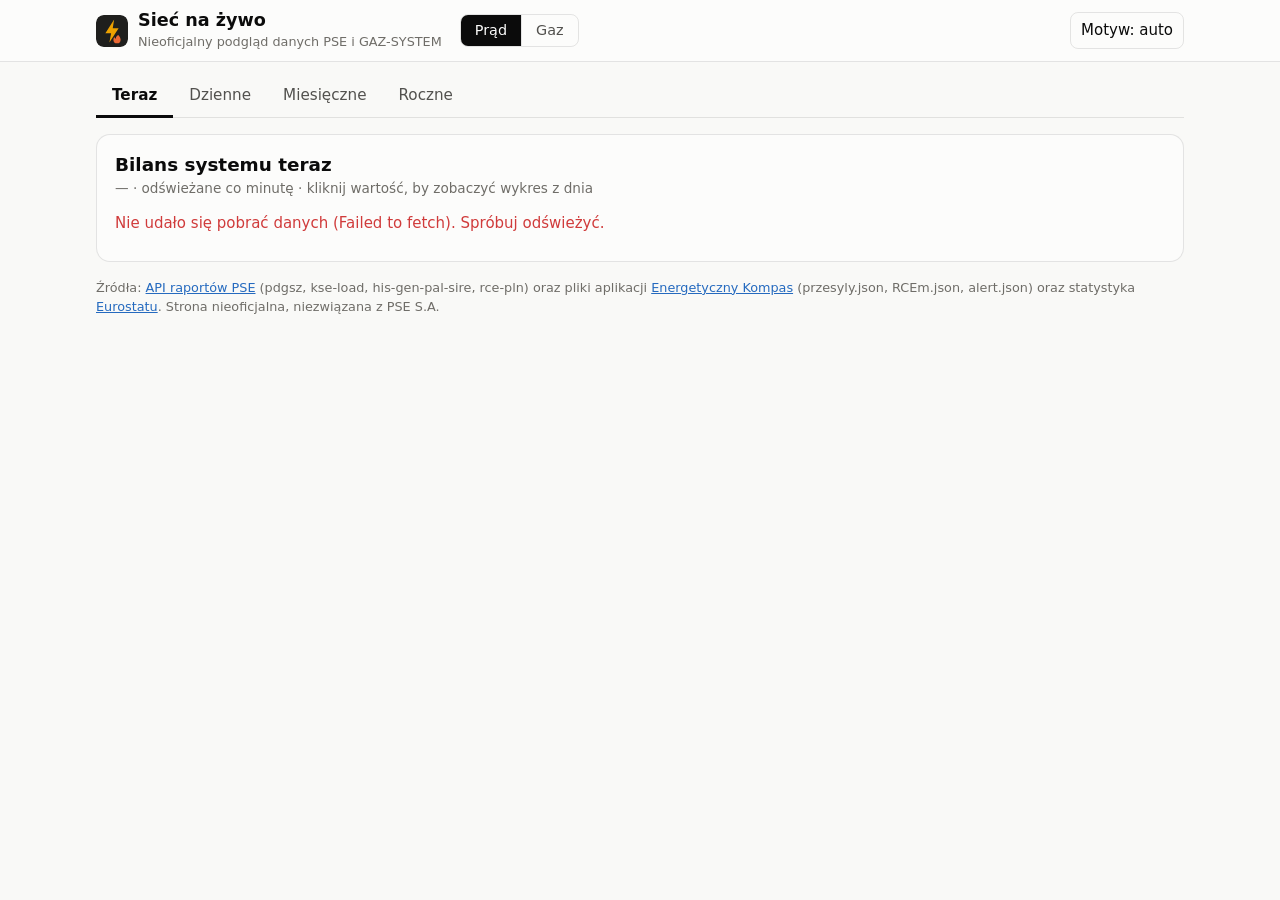
<file: web/index.html>
<!doctype html>
<html lang="pl">
<head>
  <meta charset="utf-8">
  <meta name="viewport" content="width=device-width, initial-scale=1">
  <title>Sieć na żywo — prąd</title>
  <meta name="description" content="Godziny zalecanego użytkowania i oszczędzania prądu, bilans KSE, struktura generacji i ceny RCE — dane PSE.">
  <link rel="stylesheet" href="style.css">
  <link rel="manifest" href="manifest.webmanifest">
  <link rel="icon" href="icons/icon.svg" type="image/svg+xml">
  <link rel="apple-touch-icon" href="icons/apple-touch-icon.png">
  <meta name="theme-color" content="#1f1f1d">
  <meta name="apple-mobile-web-app-capable" content="yes">
  <meta name="apple-mobile-web-app-title" content="Sieć na żywo">
</head>
<body>
  <header class="top">
    <div class="wrap top-inner">
      <div class="brand">
        <img class="logo" src="icons/icon.svg" alt="" width="32" height="32">
        <div>
          <h1>Sieć na żywo</h1>
          <p class="sub">Nieoficjalny podgląd danych PSE i GAZ-SYSTEM</p>
        </div>
        <nav class="tabs" aria-label="Rodzaj danych"><a href="./" aria-current="page">Prąd</a><a href="gaz.html">Gaz</a></nav>
      </div>
      <nav class="datenav" aria-label="Wybór dnia">
        <span class="datectl" data-view="d"><button id="prev" type="button" aria-label="Poprzedni dzień">‹</button>
        <input id="date" type="date" aria-label="Data (ostatni dzień zakresu)">
        <select id="days" aria-label="Długość zakresu"><option value="1">1 dzień</option><option value="3">3 dni</option><option value="7">7 dni</option><option value="14">14 dni</option><option value="31">31 dni</option><option value="92">92 dni</option></select>
        <button id="one-day" type="button" class="ghost" hidden title="Wróć do jednego dnia">1 dzień</button>
        <button id="next" type="button" aria-label="Następny dzień">›</button>
        <button id="today" type="button" class="ghost">Dziś</button></span>
        <button id="install" type="button" class="ghost install" hidden>Zainstaluj aplikację</button>
        <button id="theme" type="button" class="ghost">Motyw: auto</button>
      </nav>
    </div>
  </header>

  <main class="wrap">
    <div id="alert" class="alert" role="status" hidden></div>
    <nav id="views" class="views" role="tablist" aria-label="Rodzaj danych"></nav>
    <div id="country" class="country-row" data-view="m r"></div>
    <p id="date-label" class="date-label" data-view="d"></p>
    <nav class="toc" aria-label="Sekcje">
      <a href="#kompas" data-view="d">Kompas</a><a href="#load" data-view="d">Zapotrzebowanie</a><a href="#bal" data-view="d">Produkcja vs zapotrz.</a><a href="#gen" data-view="d">Struktura generacji</a><a href="#util" data-view="d">Wykorzystanie mocy</a><a href="#rce" data-view="d">RCE</a><a href="#prices" data-view="d">Ceny RDN i RB</a><a href="#curt" data-view="d">Redukcje OZE</a><a href="#fcst" data-view="d">Trafność prognoz OZE</a><a href="#units" data-view="d">Elektrownie</a><a href="#plan" data-view="d">Prognoza 7 dni</a><a href="#lolp" data-view="d">LOLP</a><a href="#reserve" data-view="d">Rezerwy mocy</a><a href="#pkd" data-view="d">Plan na dobę</a><a href="#limits" data-view="d">Ograniczenia i postoje</a><a href="#balact" data-view="d">Przywołania RB</a><a href="#rcem" data-view="m">RCEm</a><a href="#co2" data-view="d">CO₂</a><a href="#mix" data-view="m">Miks i OZE miesięcznie</a><a href="#elec-y" data-view="r">Bilans roczny</a><a href="#ren-y" data-view="r">OZE rocznie</a><a href="#bills" data-view="r">Ceny dla odbiorców</a>
    </nav>
    <p class="chart-hint" data-view="d m r">Wykresy: przeciągnij myszą, by powiększyć zakres · Ctrl + kółko przybliża/oddala · dwuklik przywraca pełny zakres · kliknięcie w legendzie ukrywa/pokazuje serię (dwuklik — tylko ta seria). Powiększenie jest wspólne dla wykresów doby.</p>

    <section class="card" id="kompas" data-view="d" aria-labelledby="kompas-h">
      <div class="card-head">
        <h2 id="kompas-h">Kompas — kiedy korzystać z prądu</h2>
        <p class="muted">Prognoza PSE dla każdej godziny doby</p>
      </div>
      <div id="kompas-body"></div>
    </section>

    <section class="card" id="now" data-view="n" aria-labelledby="now-h">
      <div class="card-head">
        <h2 id="now-h">Bilans systemu teraz</h2>
        <p class="muted"><span id="now-time">—</span> · odświeżane co minutę · kliknij wartość, by zobaczyć wykres z dnia</p>
      </div>
      <div id="now-body"><p class="state">Ładowanie…</p></div>
    </section>

    <section class="card" id="load" data-view="d" aria-labelledby="load-h">
      <div class="card-head">
        <h2 id="load-h">Zapotrzebowanie na moc (KSE)</h2>
        <p class="muted">Prognoza a rzeczywiste zużycie, kwadranse, MW</p>
      </div>
      <div id="load-body"></div>
    </section>

    <section class="card" id="bal" data-view="d" aria-labelledby="bal-h">
      <div class="card-head">
        <h2 id="bal-h">Zapotrzebowanie a produkcja</h2>
        <p class="muted">Rzeczywiste zapotrzebowanie KSE i łączna generacja krajowa, kwadranse, MW</p>
      </div>
      <div id="bal-body"></div>
    </section>

    <section class="card" id="gen" data-view="d" aria-labelledby="gen-h">
      <div class="card-head">
        <h2 id="gen-h">Struktura generacji</h2>
        <p class="muted">Moc według źródeł, kwadranse, MW</p>
      </div>
      <div id="gen-body"></div>
    </section>

    <section class="card" id="util" data-view="d" aria-labelledby="util-h">
      <div class="card-head">
        <h2 id="util-h">Wykorzystanie mocy źródeł</h2>
        <p class="muted">Jaki procent mocy osiągalnej danego rodzaju źródeł pracuje</p>
      </div>
      <div id="util-body"></div>
    </section>

    <section class="card" id="rce" data-view="d" aria-labelledby="rce-h">
      <div class="card-head">
        <h2 id="rce-h">Rynkowa cena energii (RCE)</h2>
        <p class="muted">Cena w kwadransach, zł/MWh — podstawa rozliczeń prosumentów w net-billingu</p>
      </div>
      <div id="rce-body"></div>
    </section>

    <section class="card" id="prices" data-view="d" aria-labelledby="prices-h">
      <div class="card-head">
        <h2 id="prices-h">Ceny energii: RDN i rynek bilansujący</h2>
        <p class="muted">Cena rynku dnia następnego (CSDAC) na tle cen rozliczeniowych rynku bilansującego, kwadranse, zł/MWh</p>
      </div>
      <div id="prices-body"></div>
    </section>

    <section class="card" id="curt" data-view="d" aria-labelledby="curt-h">
      <div class="card-head">
        <h2 id="curt-h">Redukcje generacji OZE</h2>
        <p class="muted">Moc PV i farm wiatrowych ograniczona poleceniem PSE, kwadranse, MW</p>
      </div>
      <div id="curt-body"></div>
    </section>

    <section class="card" id="fcst" data-view="d" aria-labelledby="fcst-h">
      <div class="card-head">
        <h2 id="fcst-h">Jak sprawdzają się prognozy wiatru i słońca</h2>
        <p class="muted">Prognoza PSE a rzeczywista produkcja i redukcje poleceniem PSE, MW</p>
      </div>
      <div id="fcst-body"></div>
    </section>

    <section class="card" id="units" data-view="d" aria-labelledby="units-h">
      <div class="card-head">
        <h2 id="units-h">Praca dużych elektrowni</h2>
        <p class="muted">Jednostki centralnie dysponowane (JWCD) — moc i energia według elektrowni</p>
      </div>
      <div id="units-body"></div>
    </section>

    <section class="card" id="plan" data-view="d" aria-labelledby="plan-h">
      <div class="card-head">
        <h2 id="plan-h">Prognoza PSE na 7 dni</h2>
        <p class="muted">Zapotrzebowanie, wiatr, PV i zapas mocy — godzinowo od wybranego dnia</p>
      </div>
      <div id="plan-body"></div>
    </section>

    <section class="card" id="lolp" data-view="d" aria-labelledby="lolp-h">
      <div class="card-head">
        <h2 id="lolp-h">Ryzyko niedoboru mocy (LOLP)</h2>
        <p class="muted">Prawdopodobieństwo niedoboru przy danej rezerwie mocy, kwadranse</p>
      </div>
      <div id="lolp-body"></div>
    </section>

    <section class="card" id="reserve" data-view="d" aria-labelledby="reserve-h">
      <div class="card-head">
        <h2 id="reserve-h">Rezerwy mocy i ubytki</h2>
        <p class="muted">Rezerwa wirująca i zimna, ubytki mocy w godzinach szczytu — wykonanie według PSE</p>
      </div>
      <div id="reserve-body"></div>
    </section>

    <section class="card" id="pkd" data-view="d" aria-labelledby="pkd-h">
      <div class="card-head">
        <h2 id="pkd-h">Plan PSE na dobę: zapas mocy</h2>
        <p class="muted">Zapas w górę i rezerwa w dół w planie z dnia poprzedniego i w planie bieżącym, kwadranse</p>
      </div>
      <div id="pkd-body"></div>
    </section>

    <section class="card" id="limits" data-view="d" aria-labelledby="limits-h">
      <div class="card-head">
        <h2 id="limits-h">Ograniczenia i postoje bloków</h2>
        <p class="muted">Dostępna moc według paliwa, ubytki sieciowe, polecenia PSE dla bloków, remonty i awarie</p>
      </div>
      <div id="limits-body"></div>
    </section>

    <section class="card" id="balact" data-view="d" aria-labelledby="balact-h">
      <div class="card-head">
        <h2 id="balact-h">Rynek bilansujący: przywołana energia i rezerwy</h2>
        <p class="muted">Ile energii bilansującej uruchomiło PSE i ile rezerw kupiło — kwadranse</p>
      </div>
      <div id="balact-body"></div>
    </section>

    <section class="card" id="rcem" data-view="m" aria-labelledby="rcem-h">
      <div class="card-head">
        <h2 id="rcem-h">Miesięczna cena energii (RCEm)</h2>
        <p class="muted">zł/MWh, porównanie lat</p>
      </div>
      <div id="rcem-body"><p class="state">Ładowanie…</p></div>
    </section>
    <section class="card" id="co2" data-view="d" aria-labelledby="co2-h">
      <div class="card-head">
        <h2 id="co2-h">Ceny uprawnień do emisji CO₂</h2>
        <p class="muted">Ceny dzienne z ostatnich 12 miesięcy, €/t — niezależnie od wybranego dnia</p>
      </div>
      <div id="co2-body"></div>
    </section>

    <section class="card" id="mix" data-view="m" aria-labelledby="mix-h">
      <div class="card-head">
        <h2 id="mix-h">Miks energetyczny i udział OZE — miesięcznie</h2>
        <p class="muted">Produkcja prądu według paliw, udział OZE i wymiana z zagranicą — oficjalna statystyka (Eurostat)</p>
      </div>
      <div id="mix-body"><p class="state">Ładowanie…</p></div>
    </section>

    <section class="card" id="elec-y" data-view="r" aria-labelledby="elec-y-h">
      <div class="card-head">
        <h2 id="elec-y-h">Bilans energii elektrycznej — rocznie</h2>
        <p class="muted">Produkcja według paliw i zużycie według odbiorców, 1990 – ostatni pełny rok (Eurostat)</p>
      </div>
      <div id="elec-y-body"><p class="state">Ładowanie…</p></div>
    </section>

    <section class="card" id="ren-y" data-view="r" aria-labelledby="ren-y-h">
      <div class="card-head">
        <h2 id="ren-y-h">Udział OZE — oficjalne wskaźniki roczne</h2>
        <p class="muted">Metodyka dyrektywy OZE: prąd, ciepło, transport i cała energia, na tle UE</p>
      </div>
      <div id="ren-y-body"><p class="state">Ładowanie…</p></div>
    </section>

    <section class="card" id="bills" data-view="r" aria-labelledby="bills-h">
      <div class="card-head">
        <h2 id="bills-h">Ile płacimy za prąd</h2>
        <p class="muted">Ceny dla gospodarstw domowych i firm, składniki ceny, porównanie z UE (Eurostat)</p>
      </div>
      <div id="bills-body"><p class="state">Ładowanie…</p></div>
    </section>

  </main>

  <div id="install-help" class="install-help" role="dialog" aria-labelledby="install-help-h" hidden>
    <h2 id="install-help-h">Dodaj do ekranu głównego</h2>
    <div id="install-help-body"></div>
    <button type="button" id="install-help-close">Zamknij</button>
  </div>

  <footer class="wrap foot">
    <p>Źródła: <a href="https://raporty.pse.pl" rel="noopener">API raportów PSE</a> (pdgsz, kse-load, his-gen-pal-sire, rce-pln)
      oraz pliki aplikacji <a href="https://www.energetycznykompas.pl" rel="noopener">Energetyczny Kompas</a> (przesyly.json, RCEm.json, alert.json) oraz statystyka <a href="https://ec.europa.eu/eurostat" rel="noopener">Eurostatu</a>.
      Strona nieoficjalna, niezwiązana z PSE S.A.</p>
  </footer>

  <script type="module" src="app.js"></script>
</body>
</html>
</file>
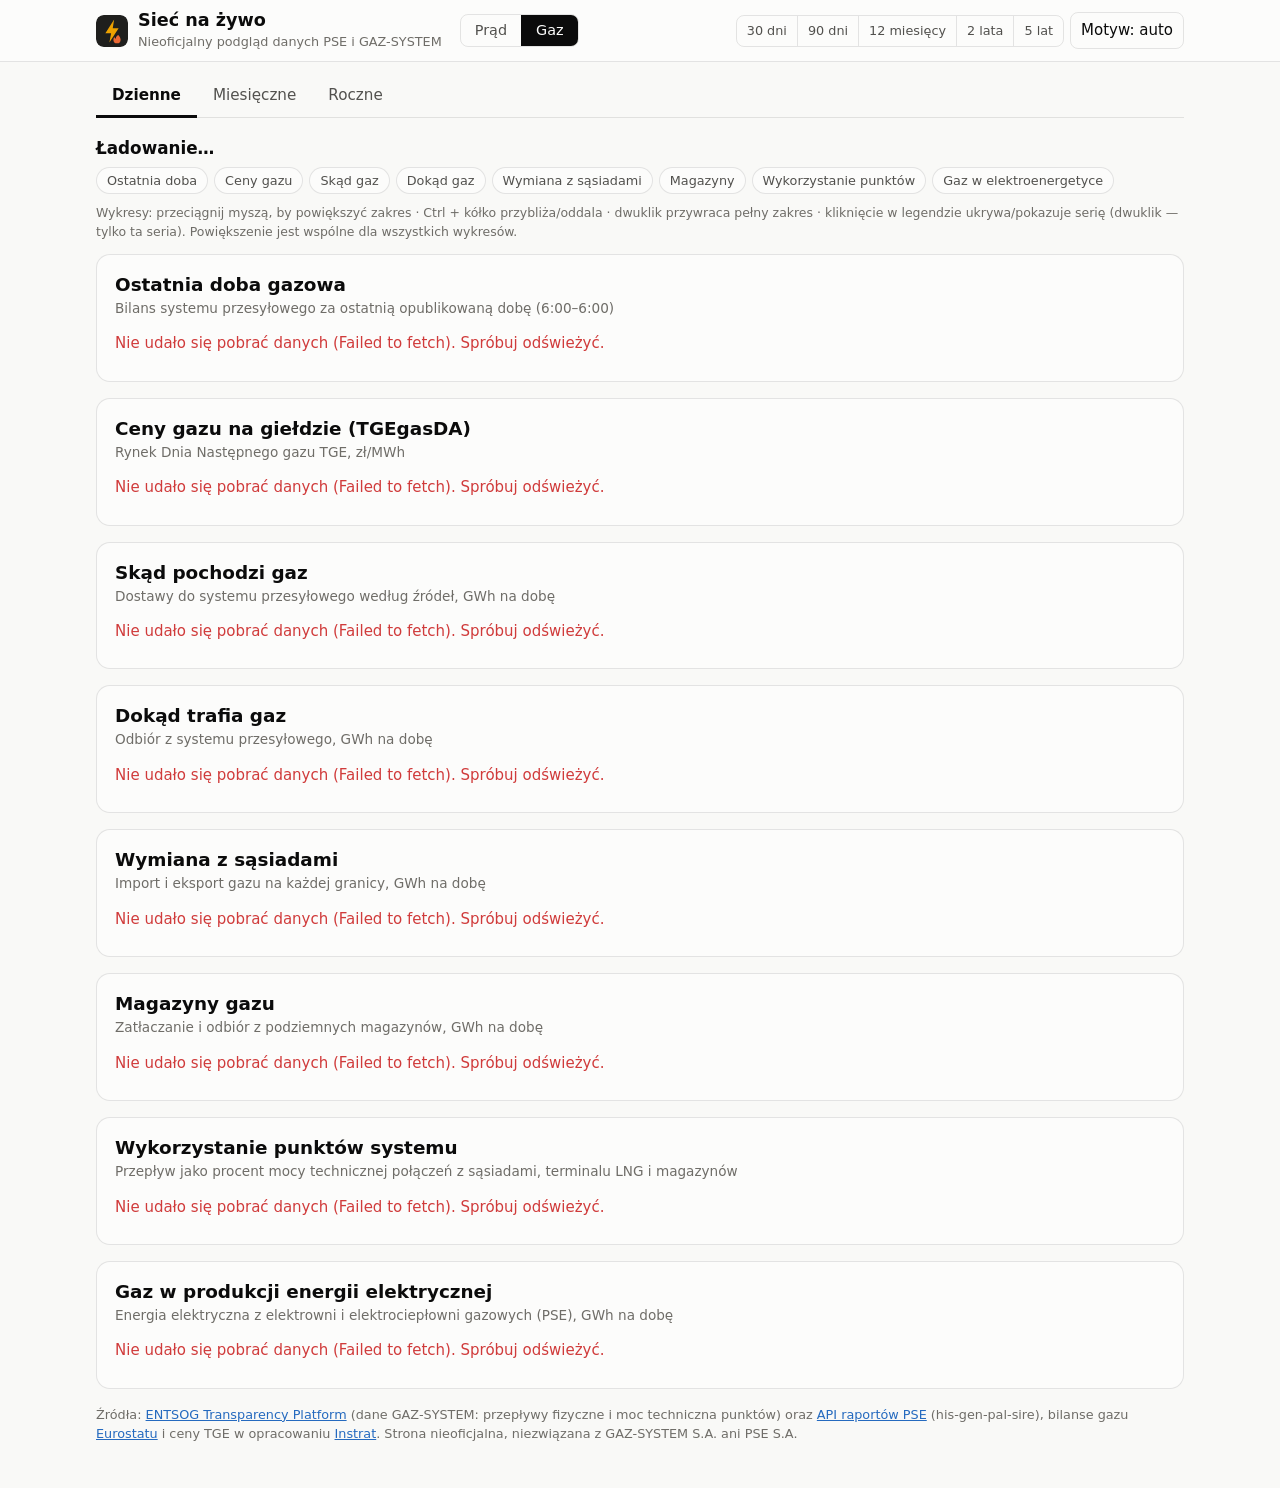
<file: web/gaz.html>
<!doctype html>
<html lang="pl">
<head>
  <meta charset="utf-8">
  <meta name="viewport" content="width=device-width, initial-scale=1">
  <title>Sieć na żywo — gaz</title>
  <meta name="description" content="Dostawy, zużycie, magazyny i wykorzystanie punktów systemu przesyłowego gazu w Polsce — dane GAZ-SYSTEM z ENTSOG.">
  <link rel="stylesheet" href="style.css">
  <link rel="manifest" href="manifest.webmanifest">
  <link rel="icon" href="icons/icon.svg" type="image/svg+xml">
  <link rel="apple-touch-icon" href="icons/apple-touch-icon.png">
  <meta name="theme-color" content="#1f1f1d">
  <meta name="apple-mobile-web-app-capable" content="yes">
  <meta name="apple-mobile-web-app-title" content="Sieć na żywo">
</head>
<body>
  <header class="top">
    <div class="wrap top-inner">
      <div class="brand">
        <img class="logo" src="icons/icon.svg" alt="" width="32" height="32">
        <div>
          <h1>Sieć na żywo</h1>
          <p class="sub">Nieoficjalny podgląd danych PSE i GAZ-SYSTEM</p>
        </div>
        <nav class="tabs" aria-label="Rodzaj danych"><a href="./">Prąd</a><a href="gaz.html" aria-current="page">Gaz</a></nav>
      </div>
      <nav class="datenav" aria-label="Zakres">
        <div id="range" data-view="d"></div>
        <button id="install" type="button" class="ghost install" hidden>Zainstaluj aplikację</button>
        <button id="theme" type="button" class="ghost">Motyw: auto</button>
      </nav>
    </div>
  </header>

  <main class="wrap">
    <nav id="views" class="views" role="tablist" aria-label="Rodzaj danych"></nav>
    <div id="country" class="country-row" data-view="m r"></div>
    <p id="range-label" class="date-label" data-view="d">Ładowanie…</p>
    <nav class="toc" aria-label="Sekcje">
      <a href="#g-day" data-view="d">Ostatnia doba</a><a href="#g-price" data-view="d">Ceny gazu</a><a href="#g-supply" data-view="d">Skąd gaz</a><a href="#g-use" data-view="d">Dokąd gaz</a><a href="#g-borders" data-view="d">Wymiana z sąsiadami</a><a href="#g-store" data-view="d">Magazyny</a><a href="#g-points" data-view="d">Wykorzystanie punktów</a><a href="#g-power" data-view="d">Gaz w elektroenergetyce</a><a href="#g-uses-m" data-view="m">Zużycie miesięcznie</a><a href="#g-dep-m" data-view="m">Import miesięcznie</a><a href="#g-uses-y" data-view="r">Na co idzie gaz</a><a href="#g-dep-y" data-view="r">Uzależnienie od importu</a>
    </nav>
    <p class="chart-hint" data-view="d m r">Wykresy: przeciągnij myszą, by powiększyć zakres · Ctrl + kółko przybliża/oddala · dwuklik przywraca pełny zakres · kliknięcie w legendzie ukrywa/pokazuje serię (dwuklik — tylko ta seria). Powiększenie jest wspólne dla wszystkich wykresów.</p>

    <section class="card" id="g-day" data-view="d" aria-labelledby="g-day-h">
      <div class="card-head">
        <h2 id="g-day-h">Ostatnia doba gazowa</h2>
        <p class="muted">Bilans systemu przesyłowego za ostatnią opublikowaną dobę (6:00–6:00)</p>
      </div>
      <div id="g-day-body"><p class="state">Ładowanie…</p></div>
    </section>

    <section class="card" id="g-price" data-view="d" aria-labelledby="g-price-h">
      <div class="card-head">
        <h2 id="g-price-h">Ceny gazu na giełdzie (TGEgasDA)</h2>
        <p class="muted">Rynek Dnia Następnego gazu TGE, zł/MWh</p>
      </div>
      <div id="g-price-body"><p class="state">Ładowanie…</p></div>
    </section>

    <section class="card" id="g-supply" data-view="d" aria-labelledby="g-supply-h">
      <div class="card-head">
        <h2 id="g-supply-h">Skąd pochodzi gaz</h2>
        <p class="muted">Dostawy do systemu przesyłowego według źródeł, GWh na dobę</p>
      </div>
      <div id="g-supply-body"><p class="state">Ładowanie…</p></div>
    </section>

    <section class="card" id="g-use" data-view="d" aria-labelledby="g-use-h">
      <div class="card-head">
        <h2 id="g-use-h">Dokąd trafia gaz</h2>
        <p class="muted">Odbiór z systemu przesyłowego, GWh na dobę</p>
      </div>
      <div id="g-use-body"><p class="state">Ładowanie…</p></div>
    </section>



    <section class="card" id="g-borders" data-view="d" aria-labelledby="g-borders-h">
      <div class="card-head">
        <h2 id="g-borders-h">Wymiana z sąsiadami</h2>
        <p class="muted">Import i eksport gazu na każdej granicy, GWh na dobę</p>
      </div>
      <div id="g-borders-body"><p class="state">Ładowanie…</p></div>
    </section>

    <section class="card" id="g-store" data-view="d" aria-labelledby="g-store-h">
      <div class="card-head">
        <h2 id="g-store-h">Magazyny gazu</h2>
        <p class="muted">Zatłaczanie i odbiór z podziemnych magazynów, GWh na dobę</p>
      </div>
      <div id="g-store-body"><p class="state">Ładowanie…</p></div>
    </section>

    <section class="card" id="g-points" data-view="d" aria-labelledby="g-points-h">
      <div class="card-head">
        <h2 id="g-points-h">Wykorzystanie punktów systemu</h2>
        <p class="muted">Przepływ jako procent mocy technicznej połączeń z sąsiadami, terminalu LNG i magazynów</p>
      </div>
      <div id="g-points-body"><p class="state">Ładowanie…</p></div>
    </section>

    <section class="card" id="g-power" data-view="d" aria-labelledby="g-power-h">
      <div class="card-head">
        <h2 id="g-power-h">Gaz w produkcji energii elektrycznej</h2>
        <p class="muted">Energia elektryczna z elektrowni i elektrociepłowni gazowych (PSE), GWh na dobę</p>
      </div>
      <div id="g-power-body"><p class="state">Ładowanie…</p></div>
    </section>

    <section class="card" id="g-uses-m" data-view="m" aria-labelledby="g-uses-m-h">
      <div class="card-head">
        <h2 id="g-uses-m-h">Zużycie gazu — miesięcznie</h2>
        <p class="muted">Zużycie krajowe i gaz spalony w energetyce zawodowej, od 2013 r. (Eurostat)</p>
      </div>
      <div id="g-uses-m-body"><p class="state">Ładowanie…</p></div>
    </section>

    <section class="card" id="g-dep-m" data-view="m" aria-labelledby="g-dep-m-h">
      <div class="card-head">
        <h2 id="g-dep-m-h">Udział importu w dostawach gazu — miesięcznie</h2>
        <p class="muted">Import netto wobec wydobycia krajowego, z pomiarów GAZ-SYSTEM (ENTSOG)</p>
      </div>
      <div id="g-dep-m-body"><p class="state">Ładowanie…</p></div>
    </section>

    <section class="card" id="g-uses-y" data-view="r" aria-labelledby="g-uses-y-h">
      <div class="card-head">
        <h2 id="g-uses-y-h">Na co idzie gaz — rocznie</h2>
        <p class="muted">Pełny bilans: odbiorcy, energetyka, gaz w domach; wybór roku od 1990 (Eurostat)</p>
      </div>
      <div id="g-uses-y-body"><p class="state">Ładowanie…</p></div>
    </section>

    <section class="card" id="g-dep-y" data-view="r" aria-labelledby="g-dep-y-h">
      <div class="card-head">
        <h2 id="g-dep-y-h">Uzależnienie od importu — rocznie</h2>
        <p class="muted">Oficjalny wskaźnik według paliw i porównanie z krajami UE (Eurostat)</p>
      </div>
      <div id="g-dep-y-body"><p class="state">Ładowanie…</p></div>
    </section>

  </main>

  <div id="install-help" class="install-help" role="dialog" aria-labelledby="install-help-h" hidden>
    <h2 id="install-help-h">Dodaj do ekranu głównego</h2>
    <div id="install-help-body"></div>
    <button type="button" id="install-help-close">Zamknij</button>
  </div>

  <footer class="wrap foot">
    <p>Źródła: <a href="https://transparency.entsog.eu" rel="noopener">ENTSOG Transparency Platform</a> (dane GAZ-SYSTEM: przepływy fizyczne i moc techniczna punktów)
      oraz <a href="https://raporty.pse.pl" rel="noopener">API raportów PSE</a> (his-gen-pal-sire), bilanse gazu <a href="https://ec.europa.eu/eurostat" rel="noopener">Eurostatu</a> i ceny TGE w opracowaniu <a href="https://energy.instrat.pl" rel="noopener">Instrat</a>. Strona nieoficjalna, niezwiązana z GAZ-SYSTEM S.A. ani PSE S.A.</p>
  </footer>

  <script type="module" src="gas.js"></script>
</body>
</html>
</file>
<file: web/style.css>
:root {
  color-scheme: light;
  --page: #f9f9f7;
  --surface: #fcfcfb;
  --surface-2: #f0efec;
  --ink: #0b0b0b;
  --ink-2: #52514e;
  --muted: #6f6d68;
  --grid: #e1e0d9;
  --axis: #c3c2b7;
  --border: rgba(11, 11, 11, 0.1);
  --accent: #256abf;

  /* Paleta kategoryczna (kolejność stała, zwalidowana pod kątem daltonizmu) */
  --s1: #2a78d6; --s2: #eb6834; --s3: #1baf7a; --s4: #eda100;
  --s5: #e87ba4; --s6: #008300; --s7: #4a3aa7; --s8: #e34948;
  /* Struktura generacji: kolory znaczeniowe, kolejność warstw zwalidowana pod kątem daltonizmu */
  --g-wk: #262624; --g-wb: #8a5a2b; --g-gaz: #eb6834; --g-woda: #2a78d6;
  --g-wl: #1baf7a; --g-wm: #4a3aa7; --g-pv: #eda100; --g-bio: #008300;
  /* Para rozbieżna: import / eksport */
  --imp: #2a78d6; --exp: #e34948;
  /* Stany kompasu (paleta statusów) */
  --st0: #0ca30c; --st0-ink: #0b0b0b;
  --st1: #e6e5e0; --st1-ink: #0b0b0b;
  --st2: #fab219; --st2-ink: #0b0b0b;
  --st3: #d03b3b; --st3-ink: #ffffff;
  --ok: #006300;
}
@media (prefers-color-scheme: dark) {
  :root:not([data-theme="light"]) {
    color-scheme: dark;
    --page: #0d0d0d; --surface: #1a1a19; --surface-2: #242423;
    --ink: #ffffff; --ink-2: #c3c2b7; --muted: #9a988f;
    --grid: #2c2c2a; --axis: #383835; --border: rgba(255, 255, 255, 0.1); --accent: #5598e7;
    --s1: #3987e5; --s2: #d95926; --s3: #199e70; --s4: #c98500;
    --s5: #d55181; --s6: #008300; --s7: #9085e9; --s8: #e66767;
    --imp: #3987e5; --exp: #e66767;
    --g-wk: #a9a79f; --g-wb: #7d4f25; --g-gaz: #d95926; --g-woda: #3987e5;
    --g-wl: #199e70; --g-wm: #9085e9; --g-pv: #c98500; --g-bio: #008300;
    --st1: #383835; --st1-ink: #ffffff;
    --ok: #0ca30c;
  }
}
:root[data-theme="dark"] {
  color-scheme: dark;
  --page: #0d0d0d; --surface: #1a1a19; --surface-2: #242423;
  --ink: #ffffff; --ink-2: #c3c2b7; --muted: #9a988f;
  --grid: #2c2c2a; --axis: #383835; --border: rgba(255, 255, 255, 0.1); --accent: #5598e7;
  --s1: #3987e5; --s2: #d95926; --s3: #199e70; --s4: #c98500;
  --s5: #d55181; --s6: #008300; --s7: #9085e9; --s8: #e66767;
  --imp: #3987e5; --exp: #e66767;
  --g-wk: #a9a79f; --g-wb: #7d4f25; --g-gaz: #d95926; --g-woda: #3987e5;
  --g-wl: #199e70; --g-wm: #9085e9; --g-pv: #c98500; --g-bio: #008300;
  --st1: #383835; --st1-ink: #ffffff;
  --ok: #0ca30c;
}

* { box-sizing: border-box; }
html { -webkit-text-size-adjust: 100%; }
body {
  margin: 0;
  background: var(--page);
  color: var(--ink);
  font: 15px/1.5 system-ui, -apple-system, "Segoe UI", Roboto, sans-serif;
}
a { color: var(--accent); }
h1, h2, h3 { margin: 0; line-height: 1.25; }
h2 { font-size: 1.15rem; font-weight: 650; }
h3 { font-size: 0.95rem; font-weight: 600; margin: 0 0 10px; }
.wrap { max-width: 1120px; margin: 0 auto; padding: 0 16px; }
.muted { color: var(--muted); font-weight: 400; }

/* Nagłówek */
.top { background: var(--surface); border-bottom: 1px solid var(--border); position: sticky; top: 0; z-index: 5; }
.top-inner { display: flex; flex-wrap: wrap; gap: 10px 20px; align-items: center; justify-content: space-between; padding-top: 10px; padding-bottom: 10px; }
.brand { display: flex; gap: 10px; align-items: center; }
.logo { font-size: 26px; color: var(--accent); line-height: 1; }
.brand h1 { font-size: 1.1rem; }
.sub { margin: 0; font-size: 0.8rem; color: var(--muted); }
.datenav { display: flex; gap: 6px; align-items: center; flex-wrap: wrap; }
button, input[type="date"], .datenav select {
  font: inherit; color: var(--ink); background: var(--surface-2);
  border: 1px solid var(--border); border-radius: 8px; padding: 6px 10px; min-height: 36px;
}
button { cursor: pointer; }
button:hover:not(:disabled) { border-color: var(--axis); }
button:disabled { opacity: 0.4; cursor: default; }
button.ghost { background: transparent; }
#prev, #next { width: 36px; font-size: 18px; padding: 0; }
:focus-visible { outline: 2px solid var(--accent); outline-offset: 2px; }

.date-label { margin: 18px 0 2px; font-size: 1.05rem; font-weight: 600; }
.date-label::first-letter { text-transform: uppercase; }

.alert { margin-top: 16px; padding: 12px 14px; border-radius: 10px; background: var(--surface); border: 1px solid var(--border); border-left: 4px solid var(--st2); }

/* Karty */
.card { background: var(--surface); border: 1px solid var(--border); border-radius: 14px; padding: 18px; margin-bottom: 16px; }
.card-head { margin-bottom: 14px; }
.card-head p { margin: 2px 0 0; font-size: 0.85rem; }
.state { color: var(--muted); margin: 8px 0; }
.state.error { color: var(--st3); }
.note { font-size: 0.8rem; color: var(--muted); margin: 8px 0 0; }
.grid2 { display: grid; grid-template-columns: 1fr 1fr; gap: 24px; margin-top: 8px; }
@media (max-width: 820px) { .grid2 { grid-template-columns: 1fr; } }

/* Kafelki */
.tiles { display: grid; grid-template-columns: repeat(auto-fit, minmax(150px, 1fr)); gap: 10px; margin-bottom: 14px; }
.tile { background: var(--surface-2); border-radius: 10px; padding: 10px 12px; min-width: 0; }
.tile.link { display: block; color: inherit; text-decoration: none; border: 1px solid transparent; }
.tile.link:hover, .tile.link:focus-visible { border-color: var(--axis); }
.tgo { font-size: 0.72rem; color: var(--muted); margin-top: 2px; }
.frow[data-goto], .mrow[data-goto] { cursor: pointer; }
.frow[data-goto]:hover .fname, .mrow[data-goto]:hover .mname { text-decoration: underline; }
.tl { font-size: 0.8rem; color: var(--ink-2); }
.tv { font-size: 1.35rem; font-weight: 650; line-height: 1.3; overflow-wrap: anywhere; }
.td { font-size: 0.78rem; color: var(--muted); }

/* Kompas */
.hero { display: flex; gap: 16px; align-items: flex-start; padding: 16px; border-radius: 12px; margin-bottom: 18px; background: var(--surface-2); border-left: 6px solid var(--st1); }
.hero.s0 { border-left-color: var(--st0); }
.hero.s2 { border-left-color: var(--st2); }
.hero.s3 { border-left-color: var(--st3); }
.hero-icon { flex: none; width: 52px; height: 52px; border-radius: 50%; display: grid; place-items: center; font-size: 24px; font-weight: 700; background: var(--st1); color: var(--st1-ink); }
.hero.s0 .hero-icon { background: var(--st0); color: var(--st0-ink); }
.hero.s2 .hero-icon { background: var(--st2); color: var(--st2-ink); }
.hero.s3 .hero-icon { background: var(--st3); color: var(--st3-ink); }
.hero-kicker { font-size: 0.85rem; color: var(--ink-2); }
.hero-state { font-size: 2rem; font-weight: 700; line-height: 1.15; }
.hero-tip { margin: 6px 0 0; color: var(--ink-2); max-width: 60ch; }
.hero-next { margin: 6px 0 0; font-size: 0.9rem; }

.strip-head { display: flex; flex-wrap: wrap; gap: 6px 12px; align-items: baseline; margin: 14px 0 8px; }
.strip-head h3 { margin: 0; }
.pills { display: flex; flex-wrap: wrap; gap: 6px; }
.pill { font-size: 0.78rem; padding: 2px 8px; border-radius: 99px; background: var(--st1); color: var(--st1-ink); }
.pill.s0 { background: var(--st0); color: var(--st0-ink); }
.pill.s2 { background: var(--st2); color: var(--st2-ink); }
.pill.s3 { background: var(--st3); color: var(--st3-ink); }

.strip { display: grid; grid-template-columns: repeat(var(--n), minmax(0, 1fr)); gap: 2px; }
@media (max-width: 700px) { .strip:not(.mini) { grid-template-columns: repeat(12, minmax(0, 1fr)); } }
.strip .cell { border-radius: 4px; background: var(--st1); color: var(--st1-ink); display: flex; flex-direction: column; align-items: center; padding: 5px 0 4px; min-height: 48px; font-variant-numeric: tabular-nums; }
.strip .cell .hh { font-size: 0.78rem; }
.strip .cell .ic { font-size: 0.8rem; font-weight: 700; }
.cell.s0, .cell-key.s0 { background: var(--st0); color: var(--st0-ink); }
.cell.s2, .cell-key.s2 { background: var(--st2); color: var(--st2-ink); }
.cell.s3, .cell-key.s3 { background: var(--st3); color: var(--st3-ink); }
.cell.sx { background: transparent; outline: 1px dashed var(--axis); outline-offset: -1px; }
.cell.now { box-shadow: 0 0 0 2px var(--surface), 0 0 0 4px var(--ink); position: relative; z-index: 1; }
.strip.mini { gap: 1px; }
.strip.mini .cell { min-height: 14px; padding: 0; border-radius: 2px; }
.cell-key { display: inline-grid; place-items: center; width: 20px; height: 20px; border-radius: 4px; font-size: 11px; font-weight: 700; font-style: normal; background: var(--st1); color: var(--st1-ink); flex: none; }
.spans { list-style: none; padding: 0; margin: 12px 0 0; display: grid; gap: 6px; font-size: 0.9rem; }
.spans li { display: flex; gap: 8px; align-items: center; flex-wrap: wrap; }
.legend.states { margin-top: 14px; }

.history { margin-top: 14px; }
.history summary, .table-view summary { cursor: pointer; font-size: 0.85rem; color: var(--ink-2); }
.history-list { display: grid; gap: 10px; margin-top: 10px; }
.hist-meta { font-size: 0.8rem; margin-bottom: 3px; }
.hist-row:not(.active) { opacity: 0.75; }
.badge { font-size: 0.7rem; padding: 1px 6px; border-radius: 99px; background: var(--ink); color: var(--surface); }

/* Legenda i wykresy */
.legend { display: flex; flex-wrap: wrap; gap: 6px 16px; font-size: 0.82rem; color: var(--ink-2); margin-bottom: 8px; }
.key { display: inline-flex; align-items: center; gap: 6px; }
.sw { display: inline-block; width: 10px; height: 10px; border-radius: 3px; flex: none; }
.sw.none { background: transparent; }
.plan-key { display: inline-block; width: 2px; height: 12px; background: var(--ink); }
.chart { width: 100%; }
.chart svg { display: block; max-width: 100%; height: auto; touch-action: pan-y; }
.gridline { stroke: var(--grid); stroke-width: 1; }
.axis { stroke: var(--axis); stroke-width: 1; }
.tick { fill: var(--muted); font-size: 11px; font-variant-numeric: tabular-nums; }
.line { fill: none; stroke-width: 2; stroke-linejoin: round; stroke-linecap: round; }
.area-wash { opacity: 0.12; }
.band-wash { opacity: 0.22; }
.sw.wash { opacity: 0.4; }
.stack-area { stroke: var(--surface); stroke-width: 1; stroke-linejoin: round; }
.marker { stroke: var(--surface); stroke-width: 2; }
.crosshair { stroke: var(--axis); stroke-width: 1; }
.now-line { stroke: var(--ink-2); stroke-width: 1; }
.now-label { fill: var(--ink-2); font-size: 11px; }

.tooltip { position: fixed; z-index: 20; pointer-events: none; background: var(--surface); color: var(--ink); border: 1px solid var(--border); border-radius: 8px; padding: 8px 10px; font-size: 0.8rem; box-shadow: 0 6px 20px rgba(0, 0, 0, 0.18); min-width: 180px; }
.tt-h { font-weight: 650; margin-bottom: 4px; }
.tt-r { display: grid; grid-template-columns: 10px 1fr auto; gap: 8px; align-items: center; }
.tt-r b { font-weight: 600; font-variant-numeric: tabular-nums; text-align: right; }

.table-view { margin-top: 10px; }
.table-scroll { max-height: 320px; overflow: auto; margin-top: 8px; border: 1px solid var(--border); border-radius: 8px; }
table { border-collapse: collapse; width: 100%; font-size: 0.8rem; font-variant-numeric: tabular-nums; }
th, td { padding: 4px 8px; text-align: right; border-bottom: 1px solid var(--grid); white-space: nowrap; }
th:first-child, td:first-child { text-align: left; }
th { position: sticky; top: 0; background: var(--surface-2); font-weight: 600; }

/* Wymiana międzynarodowa */
.flows { display: grid; gap: 8px; }
.frow { display: grid; grid-template-columns: 76px 1fr; grid-template-areas: "n t" "v v"; gap: 2px 10px; align-items: center; }
.fname { grid-area: n; font-size: 0.88rem; }
.ftrack { grid-area: t; position: relative; height: 18px; }
.fzero { position: absolute; left: 50%; top: -2px; bottom: -2px; width: 1px; background: var(--axis); }
.fbar { position: absolute; top: 3px; height: 12px; }
.fbar.imp { background: var(--imp); border-radius: 0 4px 4px 0; }
.fbar.exp { background: var(--exp); border-radius: 4px 0 0 4px; }
.fplan { position: absolute; top: 0; height: 18px; width: 2px; margin-left: -1px; background: var(--ink); }
.fval { grid-area: v; font-size: 0.8rem; color: var(--ink-2); padding-left: 86px; }
@media (max-width: 480px) { .fval { padding-left: 0; } }

/* Aktualny miks */
.mix { display: grid; gap: 8px; }
.mrow { display: grid; grid-template-columns: minmax(110px, 1.2fr) 1.5fr auto; gap: 10px; align-items: center; font-size: 0.85rem; }
.mtrack { height: 12px; }
.mbar { display: block; height: 12px; background: var(--s1); border-radius: 0 4px 4px 0; min-width: 1px; }
.mval { font-variant-numeric: tabular-nums; white-space: nowrap; }
.ok { color: var(--ok); }
.off { color: var(--muted); }

.foot { color: var(--muted); font-size: 0.8rem; padding-bottom: 32px; }

@media (max-width: 600px) {
  .top { position: static; }
  .card { padding: 14px; }
  .hero { padding: 12px; gap: 12px; }
  .hero-icon { width: 40px; height: 40px; font-size: 18px; }
  .hero-state { font-size: 1.45rem; }
  .tiles { grid-template-columns: 1fr 1fr; }
  .tv { font-size: 1.1rem; }
  .mrow { grid-template-columns: 1fr auto; }
  .mtrack { grid-column: 1 / -1; grid-row: 2; }
}
.sub-h { margin: 18px 0 8px; }

/* Wykorzystanie mocy */
.util { display: grid; gap: 10px; margin-bottom: 8px; }
.urow { display: grid; grid-template-columns: minmax(200px, 1.3fr) 2fr minmax(210px, auto); gap: 6px 12px; align-items: center; font-size: 0.85rem; }
.uname { display: flex; align-items: center; gap: 6px; flex-wrap: wrap; }
.utrack { position: relative; height: 14px; background: var(--surface-2); border-radius: 0 4px 4px 0; }
.ubar { position: absolute; left: 0; top: 0; bottom: 0; border-radius: 0 4px 4px 0; min-width: 1px; }
.umax { position: absolute; top: -3px; bottom: -3px; width: 2px; margin-left: -1px; background: var(--ink); }
.uval { font-variant-numeric: tabular-nums; white-space: nowrap; }
@media (max-width: 700px) {
  .urow { grid-template-columns: 1fr; }
}

/* Interaktywne wykresy: legenda-przełączniki i sterowanie zakresem */
.chart-bar { display: flex; flex-wrap: wrap; gap: 6px 12px; align-items: flex-start; justify-content: space-between; margin-bottom: 6px; }
.chart-bar .legend { margin-bottom: 0; flex: 1 1 300px; }
.key.toggle { font: inherit; font-size: 0.82rem; color: var(--ink-2); background: transparent; border: 1px solid transparent; border-radius: 6px; padding: 2px 6px; min-height: 28px; cursor: pointer; }
.key.toggle:hover { border-color: var(--border); background: var(--surface-2); }
.key.toggle.off { color: var(--muted); text-decoration: line-through; }
.key.toggle.off .sw { opacity: 0.25; }
.zoom-ctl { display: flex; gap: 4px; flex: none; }
.zoom-ctl button { min-height: 28px; min-width: 30px; padding: 0 8px; font-size: 0.95rem; line-height: 1; }
.ichart svg { cursor: crosshair; user-select: none; -webkit-user-select: none; }
.zoom-sel { fill: var(--accent); opacity: 0.12; stroke: var(--accent); stroke-width: 1; }
.chart-hint { font-size: 0.78rem; color: var(--muted); margin: 0 0 12px; }

/* Obciążenie połączeń: przełącznik skali i znaczniki 50%/100% */
.seg { display: inline-flex; flex-wrap: wrap; border: 1px solid var(--border); border-radius: 8px; overflow: hidden; margin: 0 0 10px; }
.seg button { border: 0; border-radius: 0; min-height: 30px; font-size: 0.8rem; background: transparent; color: var(--ink-2); padding: 4px 10px; }
.seg button + button { border-left: 1px solid var(--border); }
.seg button.on { background: var(--ink); color: var(--surface); }
.ftrack.pct { background:
  linear-gradient(var(--grid), var(--grid)) 0 0 / 1px 100% no-repeat,
  linear-gradient(var(--grid), var(--grid)) 25% 0 / 1px 100% no-repeat,
  linear-gradient(var(--grid), var(--grid)) 75% 0 / 1px 100% no-repeat,
  linear-gradient(var(--grid), var(--grid)) 100% 0 / 1px 100% no-repeat; }
.fbar.over { box-shadow: 0 0 0 2px var(--st3); }
.warn { color: var(--ink); background: var(--st2); border-radius: 4px; padding: 0 4px; font-size: 0.72rem; }
.error-note { color: var(--st3); }

/* Nawigacja po sekcjach */
.toc { display: flex; flex-wrap: wrap; gap: 6px; margin: 6px 0 10px; }
.toc a { font-size: 0.8rem; text-decoration: none; color: var(--ink-2); background: var(--surface); border: 1px solid var(--border); border-radius: 99px; padding: 3px 10px; }
.toc a:hover { border-color: var(--axis); color: var(--ink); }
.card { scroll-margin-top: 72px; }
@media (max-width: 600px) { .card { scroll-margin-top: 8px; } }

/* Zakładki Prąd / Gaz */
.tabs { margin-left: 8px; display: inline-flex; border: 1px solid var(--border); border-radius: 8px; overflow: hidden; }
.tabs a { padding: 5px 14px; font-size: 0.9rem; text-decoration: none; color: var(--ink-2); }
.tabs a + a { border-left: 1px solid var(--border); }
.tabs a[aria-current="page"] { background: var(--ink); color: var(--surface); }
.tabs a:not([aria-current]):hover { color: var(--ink); background: var(--surface-2); }
#range .seg { margin: 0; }
.smalls { display: grid; grid-template-columns: repeat(auto-fit, minmax(300px, 1fr)); gap: 8px 20px; }
.small .sub-h { margin-bottom: 0; }
.small-sum { margin: 2px 0 4px; font-size: 0.8rem; }

/* Instalacja jako aplikacja */
img.logo { width: 32px; height: 32px; border-radius: 8px; }
.install { border-color: var(--g-gaz); color: var(--ink); }
.install-help { position: fixed; z-index: 30; left: 16px; right: 16px; bottom: 16px; max-width: 420px; margin: 0 auto; background: var(--surface); color: var(--ink); border: 1px solid var(--border); border-radius: 12px; padding: 14px 16px; box-shadow: 0 10px 30px rgba(0, 0, 0, 0.25); }
.install-help h2 { font-size: 1rem; margin: 0 0 6px; }
.install-help ol { margin: 0 0 8px; padding-left: 1.3em; }
.install-help li { margin: 4px 0; }
.install-help p { margin: 0 0 8px; font-size: 0.85rem; }
.grp-h { margin: 14px 0 6px; font-size: 0.9rem; }
.sub-list { font-size: 0.78rem; color: var(--ink-2); flex-basis: 100%; }
.sub-list summary { cursor: pointer; color: var(--muted); }
.stackbar { display: flex; gap: 2px; height: 18px; margin: 4px 0 8px; }
.stackbar span { border-radius: 2px; min-width: 2px; }
.stackbar span:first-child { border-radius: 4px 2px 2px 4px; }
.stackbar span:last-child { border-radius: 2px 4px 4px 2px; }
.urow.hl .uname, .urow.hl .uval { font-weight: 700; }

/* Podzakładki dzienne / miesięczne / roczne */
.views { display: flex; gap: 0; margin: 14px 0 4px; border-bottom: 1px solid var(--border); }
.views button { border: 0; border-radius: 0; background: transparent; color: var(--ink-2); padding: 8px 16px; font-size: 0.95rem; border-bottom: 3px solid transparent; margin-bottom: -1px; min-height: 40px; }
.views button.on { color: var(--ink); border-bottom-color: var(--ink); font-weight: 600; }
.views button:hover { color: var(--ink); }
.year-sel { display: inline-flex; align-items: center; gap: 6px; font-size: 0.9rem; margin: 0 0 10px; }
.year-sel select { font: inherit; color: var(--ink); background: var(--surface-2); border: 1px solid var(--border); border-radius: 8px; padding: 4px 8px; }
[hidden] { display: none !important; }
.country-row { display: flex; flex-wrap: wrap; align-items: center; gap: 4px 12px; margin: 10px 0 0; }
.country-row .year-sel { margin: 0; }
.country-note { font-size: 0.8rem; }
.ctl-row { display: flex; flex-wrap: wrap; align-items: center; gap: 8px 16px; margin: 0 0 10px; }
.ctl-row .year-sel, .ctl-row .seg { margin: 0; }
.warn-box { margin: 0 0 12px; padding: 8px 12px; border-radius: 8px; background: var(--surface-2); border-left: 4px solid var(--st2); font-size: 0.85rem; }
.datectl { display: inline-flex; gap: 6px; align-items: center; flex-wrap: wrap; }
.kdays { display: grid; gap: 8px; margin-top: 8px; }
.kday-h { font-size: 0.85rem; display: flex; flex-wrap: wrap; align-items: center; gap: 6px; margin-bottom: 4px; }
</file>
